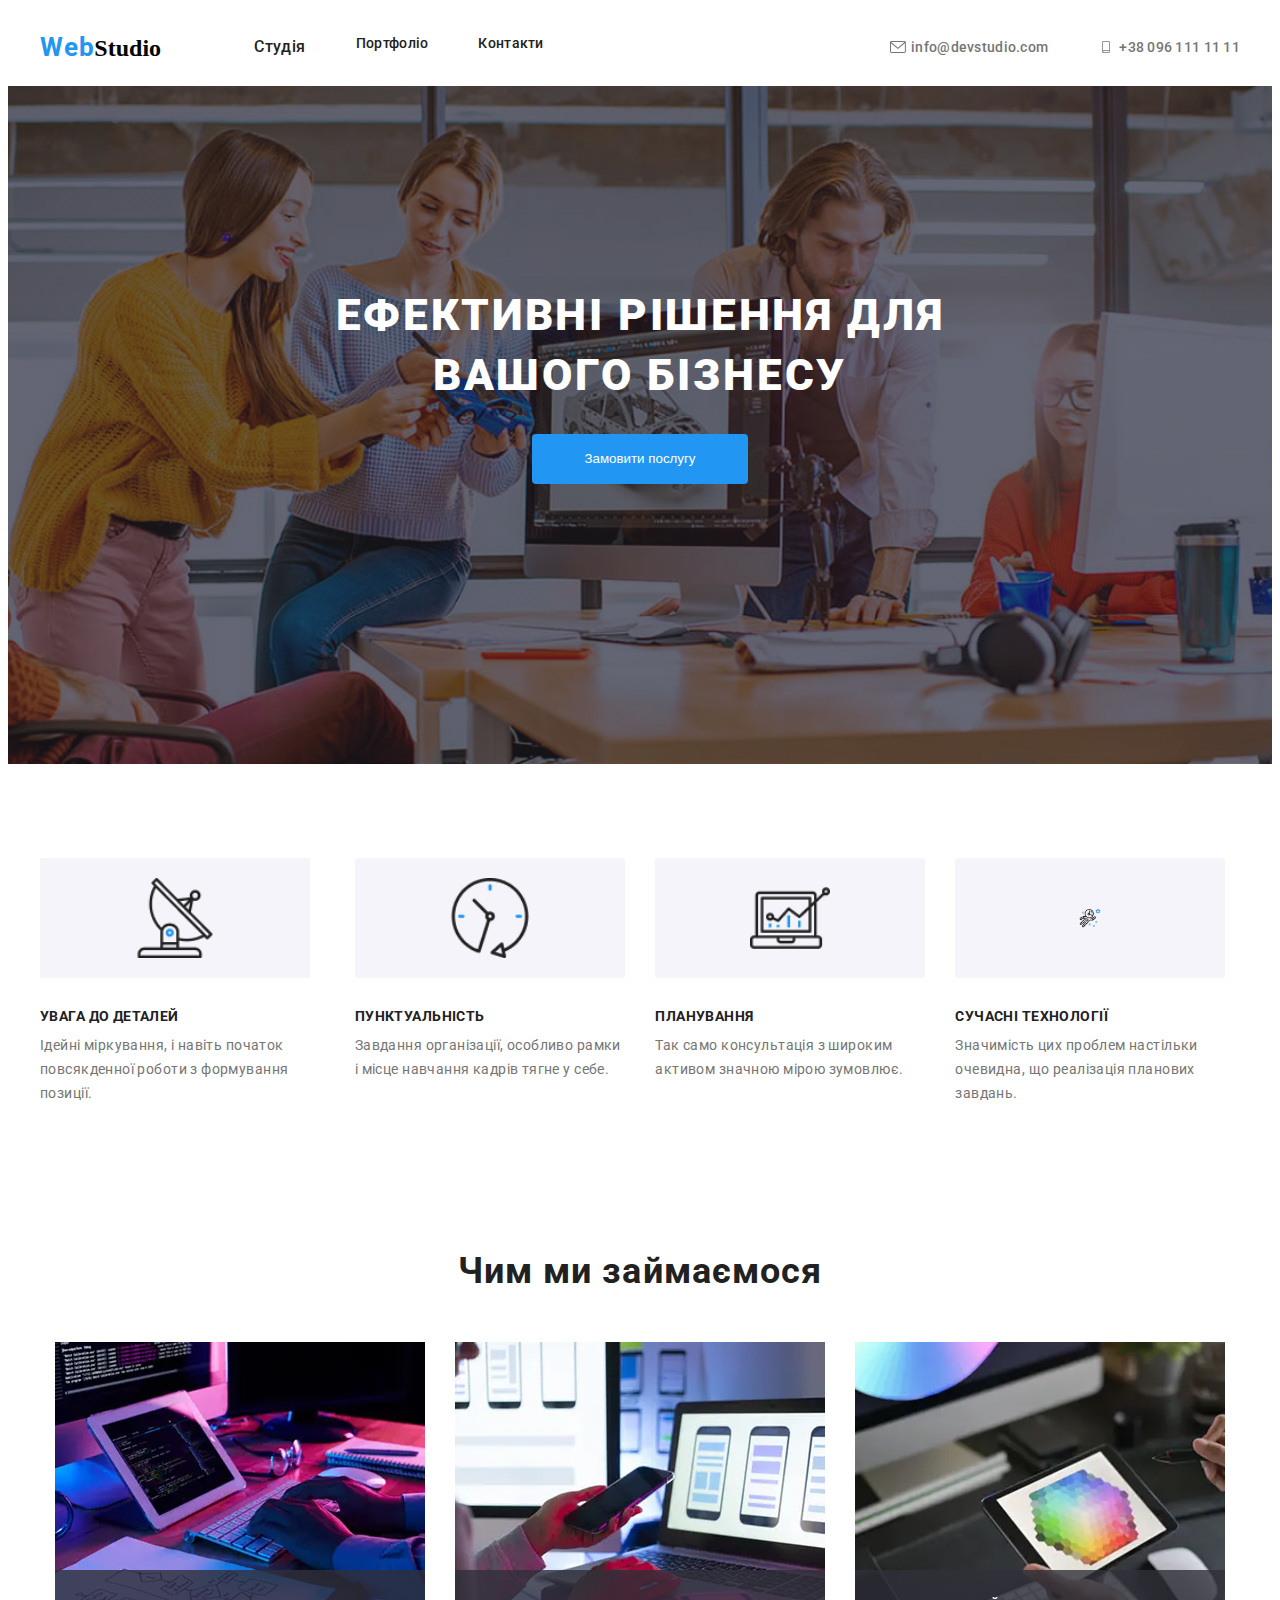
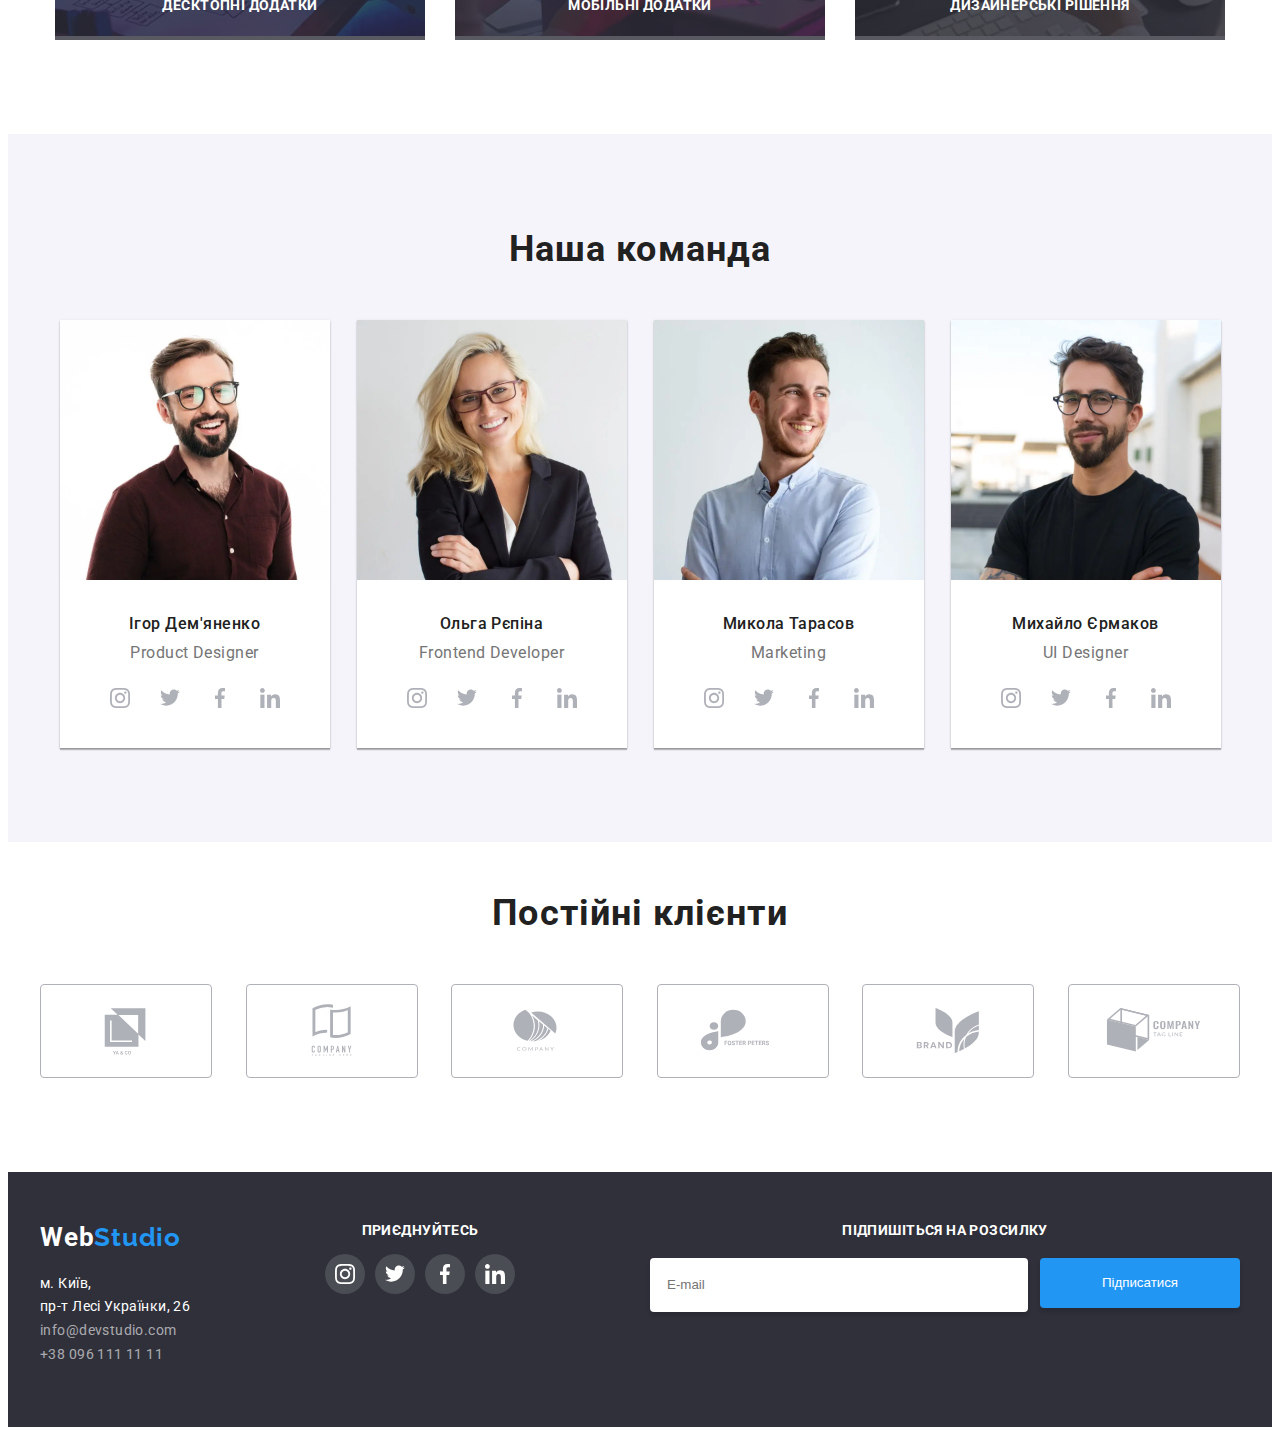
<file: index.html>
<!doctype html>
<html lang="en">
  <head>
    <meta charset="UTF-8" />
    <meta name="viewport" content="width=device-width, initial-scale=1.0" />
    <title>Document</title>
    <link
      rel="stylesheet"
      href="https://cdnjs.cloudflare.com/ajax/libs/modern-normalize/3.0.1/modern-normalize.min.css"
      integrity="sha512-q6WgHqiHlKyOqslT/lgBgodhd03Wp4BEqKeW6nNtlOY4quzyG3VoQKFrieaCeSnuVseNKRGpGeDU3qPmabCANg=="
      crossorigin="anonymous"
      referrerpolicy="no-referrer"
    />
    <link rel="preconnect" href="https://fonts.googleapis.com" />
    <link rel="preconnect" href="https://fonts.gstatic.com" crossorigin />
    <link
      href="https://fonts.googleapis.com/css2?family=Raleway:ital,wght@0,100..900;1,100..900&family=Roboto:ital,wght@0,100..900;1,100..900&display=swap"
      rel="stylesheet"
    />
    <link rel="stylesheet" href="./css/reset.css" />
    <link rel="stylesheet" href="./css/style.css" />
  </head>
  <body>
    <header class="header">
      <div class="container">
        <div class="header-container">

          <h2 class="header-logo"><span class="color">Web</span>Studio</h2>
          <nav class="header-nav">
            <ul class="header-list">
              <li class="header-item">
                <a class="studio" href="./index.html">Студія</a>
              </li>
              <li class="header-item">
                <a class="second" href="./portfolio.html">Портфоліо</a>
              </li>
              <li class="header-item">
                <a class="contacts" href="">Контакти</a>
              </li>
            </ul>
          </nav>
          <ul class="header-list">
            <li class="header-item">
              <a class="email" href="mailto:info@devstudio.com"><svg class="header-icon">
                <use href="./images/symbol-defs3.svg#icon-envelope"></use>
              </svg>info@devstudio.com</a>
            </li>
             <li class="header-item">
              <a class="phone" href="tel:+380961111111"><svg class="header-icon">
                <use href="./images/symbol-defs3.svg#icon-smartphone"></use>
              </svg>+38 096 111 11 11</a>
            </li>
          </ul>
        </div>
      </div>
    </header>
    <section class="hero">
      <div class="container">
        <h1 class="hero-title">ЕФЕКТИВНІ РІШЕННЯ ДЛЯ ВАШОГО БІЗНЕСУ</h1>
        <button type="button" class="hero-button" data-modal-open>Замовити послугу</button>
      </div>
    </section>
    <main>
      <section class="about">
        <div class="container">
          <div class="about-container">
            <ul class="about-list">
              <li class="about-item">
                <h3 class="about-title">УВАГА ДО ДЕТАЛЕЙ</h3>
                <p class="about-text">
                  Ідейні міркування, і навіть початок повсякденної роботи з
                  формування позиції.
                </p>
              </li>

              <li class="about-item">
                <h2 class="about-names">ПУНКТУАЛЬНІСТЬ</h2>
                <p class="about-text">
                  Завдання організації, особливо рамки і місце навчання кадрів
                  тягне у себе.
                </p>
              </li>
              <li class="about-item">
                <h3 class="about-planning">ПЛАНУВАННЯ</h3>
                <p class="about-text">
                  Так само консультація з широким активом значною мірою
                  зумовлює.
                </p>
              </li>
              <li class="about-item">
                <h3 class="about-tech">СУЧАСНІ ТЕХНОЛОГІЇ</h3>
                <p class="about-text">
                  Значимість цих проблем настільки очевидна, що реалізація
                  планових завдань.
                </p>
              </li>
            </ul>
          </div>
        </div>
      </section>
      <section class="work">
        <div class="container work-container">
          <h2 class="work-title">Чим ми займаємося</h2>
          <ul class="work-list">
            <li class="work-item">
              <img
                class="work-photo"
                src="./images/working-ipad.webp"
                alt="working-ipad" />
                <h3 class="work-text">Десктопні додатки</h3>
            </li>
            <li class="work-item">
              <img class="work-photo" src="./images/phone.webp" alt="phone" />
                <h3 class="work-text">Мобільні додатки</h3>
            </li>
            <li class="work-item">
              <img
                class="work-photo"
                src="./images/drawing.webp"
                alt="drawing"/>
                <h3 class="work-text">Дизайнерські рішення</h3>
            </li>
          </ul>
        </div>
      </section>

      <section class="team">
        <div class="container team-container">
          <h2 class="team-title">Наша команда</h2>
          <ul class="team-list">
            <li class="team-item">
              <img
                class="team-photo-first"
                width="300"
                src="images/man.webp"
                alt="man 1"
              />
              <h2 class="team-name">Ігор Дем'яненко</h2>
              <h3 class="team-position">Product Designer</h3>
               <ul class="team-elemnt">
                <li class="team-elm">
                  <a class="team-link" href=""><svg class="team-icon">
                    <use href="./images/symbol-defs4.svg#icon-instagram"></use>
                  </svg></a>
                </li>
                 <li class="team-elm">
                  <a class="team-link" href=""><svg class="team-icon">
                    <use href="./images/symbol-defs4.svg#icon-twittter"></use>
                  </svg></a>
                </li>
                 <li class="team-elm">
                  <a class="team-link" href=""><svg class="team-icon">
                    <use href="./images/symbol-defs4.svg#icon-facebook"></use>
                  </svg></a>
                </li>
                 <li class="team-elm">
                  <a class="team-link" href=""><svg class="team-icon">
                    <use href="./images/symbol-defs4.svg#icon-linkedin"></use>
                  </svg></a>
                </li>
              </ul>
            </li>
            <li class="team-item">
              <img
                class="team-photo-first"
                width="300"
                src="images/woman.webp"
                alt="woman"
              />
              <h2 class="team-name">Ольга Рєпіна</h2>
              <h3 class="team-position">Frontend Developer</h3>
               <ul class="team-elemnt">
                <li class="team-elm">
                  <a class="team-link" href=""><svg class="team-icon">
                    <use href="./images/symbol-defs4.svg#icon-instagram"></use>
                  </svg></a>
                </li>
                 <li class="team-elm">
                  <a class="team-link" href=""><svg class="team-icon">
                    <use href="./images/symbol-defs4.svg#icon-twittter"></use>
                  </svg></a>
                </li>
                 <li class="team-elm">
                  <a class="team-link" href=""><svg class="team-icon">
                    <use href="./images/symbol-defs4.svg#icon-facebook"></use>
                  </svg></a>
                </li>
                 <li class="team-elm">
                  <a class="team-link" href=""><svg class="team-icon">
                    <use href="./images/symbol-defs4.svg#icon-linkedin"></use>
                  </svg></a>
                </li>
              </ul>
            </li>
            <li class="team-item">
              <img
                class="team-photo-first"
                width="300"
                src="images/man2.webp"
                alt="man 2"
              />
              <h2 class="team-name">Микола Тарасов</h2>
              <h3 class="team-position">Marketing</h3>
               <ul class="team-elemnt">
                <li class="team-elm">
                  <a class="team-link" href=""><svg class="team-icon">
                    <use href="./images/symbol-defs4.svg#icon-instagram"></use>
                  </svg></a>
                </li>
                 <li class="team-elm">
                  <a class="team-link" href=""><svg class="team-icon">
                    <use href="./images/symbol-defs4.svg#icon-twittter"></use>
                  </svg></a>
                </li>
                 <li class="team-elm">
                  <a class="team-link" href=""><svg class="team-icon">
                    <use href="./images/symbol-defs4.svg#icon-facebook"></use>
                  </svg></a>
                </li>
                 <li class="team-elm">
                  <a class="team-link" href=""><svg class="team-icon">
                    <use href="./images/symbol-defs4.svg#icon-linkedin"></use>
                  </svg></a>
                </li>
              </ul>
            </li>
            <li class="team-item">
              <img
                class="team-photo-first"
                width="300"
                src="images/man3.webp"
                alt="man 3"
              />
              <h2 class="team-name">Михайло Єрмаков</h2>
              <h3 class="team-position">UI Designer</h3>
               <ul class="team-elemnt">
                <li class="team-elm">
                  <a class="team-link" href=""><svg class="team-icon">
                    <use href="./images/symbol-defs4.svg#icon-instagram"></use>
                  </svg></a>
                </li>
                 <li class="team-elm">
                  <a class="team-link" href=""><svg class="team-icon">
                    <use href="./images/symbol-defs4.svg#icon-twittter"></use>
                  </svg></a>
                </li>
                 <li class="team-elm">
                  <a class="team-link" href=""><svg class="team-icon">
                    <use href="./images/symbol-defs4.svg#icon-facebook"></use>
                  </svg></a>
                </li>
                 <li class="team-elm">
                  <a class="team-link" href=""><svg class="team-icon">
                    <use href="./images/symbol-defs4.svg#icon-linkedin"></use>
                  </svg></a>
                </li>
              </ul>
            </li>
          </ul>
        </div>
      </section>

      <section class="clients">
         <div class="container">
        <div class="client-container">
          <h2 class="clients-text">Постійні клієнти</h2>
          <ul class="clients-list">
            <li class="clients-item">
              <a class="client-link" href=""><svg class="client-icon">
                  <use href="./images/symbol-defs2.svg#icon-yaco"></use></svg></a>
            </li>
            <li class="clients-item">
              <a class="client-link" href=""><svg class="client-icon">
                  <use href="./images/symbol-defs2.svg#icon-company2"></use></svg></a>
            </li>
            <li class="clients-item">
              <a class="client-link" href=""><svg class="client-icon">
                  <use href="./images/symbol-defs2.svg#icon-company"></use></svg></a>
            </li>
           <li class="clients-item">
              <a class="client-link" href=""><svg class="client-icon">
                  <use href="./images/symbol-defs2.svg#icon-foster-peters"></use></svg></a>
            </li>
            <li class="clients-item">
              <a class="client-link" href=""><svg class="client-icon">
                  <use href="./images/symbol-defs2.svg#icon-brand"></use></svg></a></li>
                  
                  <li class="clients-item">
              <a class="client-link" href=""><svg class="client-icon">
                  <use href="./images/symbol-defs2.svg#icon-tag-line-"></use></svg></a>
            </li>
          </ul>
        </div>
        </div>
      </section>
    </main>
     <footer class="footer">
  <div class="container footer-container">
                  <div class="footer-address">
                      <h2 class="register-footer"><span class="end-color">Web</span>Studio</h2>
      <address class="address">
     м. Київ, <br />
        пр-т Лесі Українки, 26
         </address>
        <a class="gmail" href="mailto:info@example.com">
          info@devstudio.com
        </a><br />
        <a class="numbers" href="tel:+380961111111">
          +38 096 111 11 11
        </a>
    </div>
      <div class="footer-symbols">
        <h3 class="footer-text">Приєднуйтесь</h3>
         <ul class="team-elemnt">
            <li class="team-elm">
                 <a class="team-connection" href=""><svg class="team-con">
                    <use href="./images/symbol-defs4.svg#icon-instagram"></use>
                  </svg></a>
                </li>
                 <li class="team-elm">
                  <a class="team-connection" href=""><svg class="team-con">
                    <use href="./images/symbol-defs4.svg#icon-twittter"></use>
                  </svg></a>
                </li>
                 <li class="team-elm">
                  <a class="team-connection" href=""><svg class="team-con">
                    <use href="./images/symbol-defs4.svg#icon-facebook"></use>
                  </svg></a>
                </li>
                 <li class="team-elm">
                 <a class="team-connection" href=""><svg class="team-con">
                    <use href="./images/symbol-defs4.svg#icon-linkedin"></use>
                  </svg></a>
                </li>
                </ul>
                </div>
                <div class="footer-form">
                   <p class="contact-text">Підпишіться на розсилку</p>
                <form class="contact">
                 <input class="contact-input" type="email" placeholder="E-mail">
               <button class="contact-button">Підписатися</button>
                </form>
              </div>
                </div>
    </footer>
   <div class="backdrop is-hidden" data-modal>
      <div class="model">
        <button class="model-butn" data-modal-close><svg class="model-icon">
          <use href="./images/symbol-defs5.svg#icon-cross"></use>
        </svg></button>
        <h2 class="model-title">Залиште свої дані, ми вам передзвонимо</h2>
        <form class="model-form">
        <label class="model-label">Ім'я
          <input class="model-input" type="text" required minlength="2" maxlength="15">
          <svg class="model-pic">
            <use href="./images/symbol-defs5.svg#icon-person"></use>
          </svg>
        </label>
         <label class="model-label">Телефон
          <input class="model-input" type="tel" required minlength="17" pattern="^\+380\s\d{2}\s\d{3}\s\d{2}\s\d{2}$"
          placeholder="+380 55 477 88 77">
           <svg class="model-pic">
            <use href="./images/symbol-defs5.svg#icon-email"></use>
          </svg>
        </label>
         <label class="model-label">Пошта
          <input class="model-input" type="email" required minlength="10">
           <svg class="model-pic">
            <use href="./images/symbol-defs5.svg#icon-phone"></use>
          </svg>
        </label>
        <label class="model-label">Коментар
          <textarea placeholder="Введіть текст" class="model-comment "></textarea>
        </label>
        <div class="model-box">
          <input class="model-check" type="checkbox" required>
          <p class="model-text">Погоджуюся з розсилкою та приймаю</p>
          <a class="model-link" href="">Умови договору</a>
        </div>
         <button class="model-submit" type="submit">Відправити</button>
        </form>
      </div>
    </div> 
    <script type="module" src="./js/model.js"></script>
  </body>
</html>
</file>
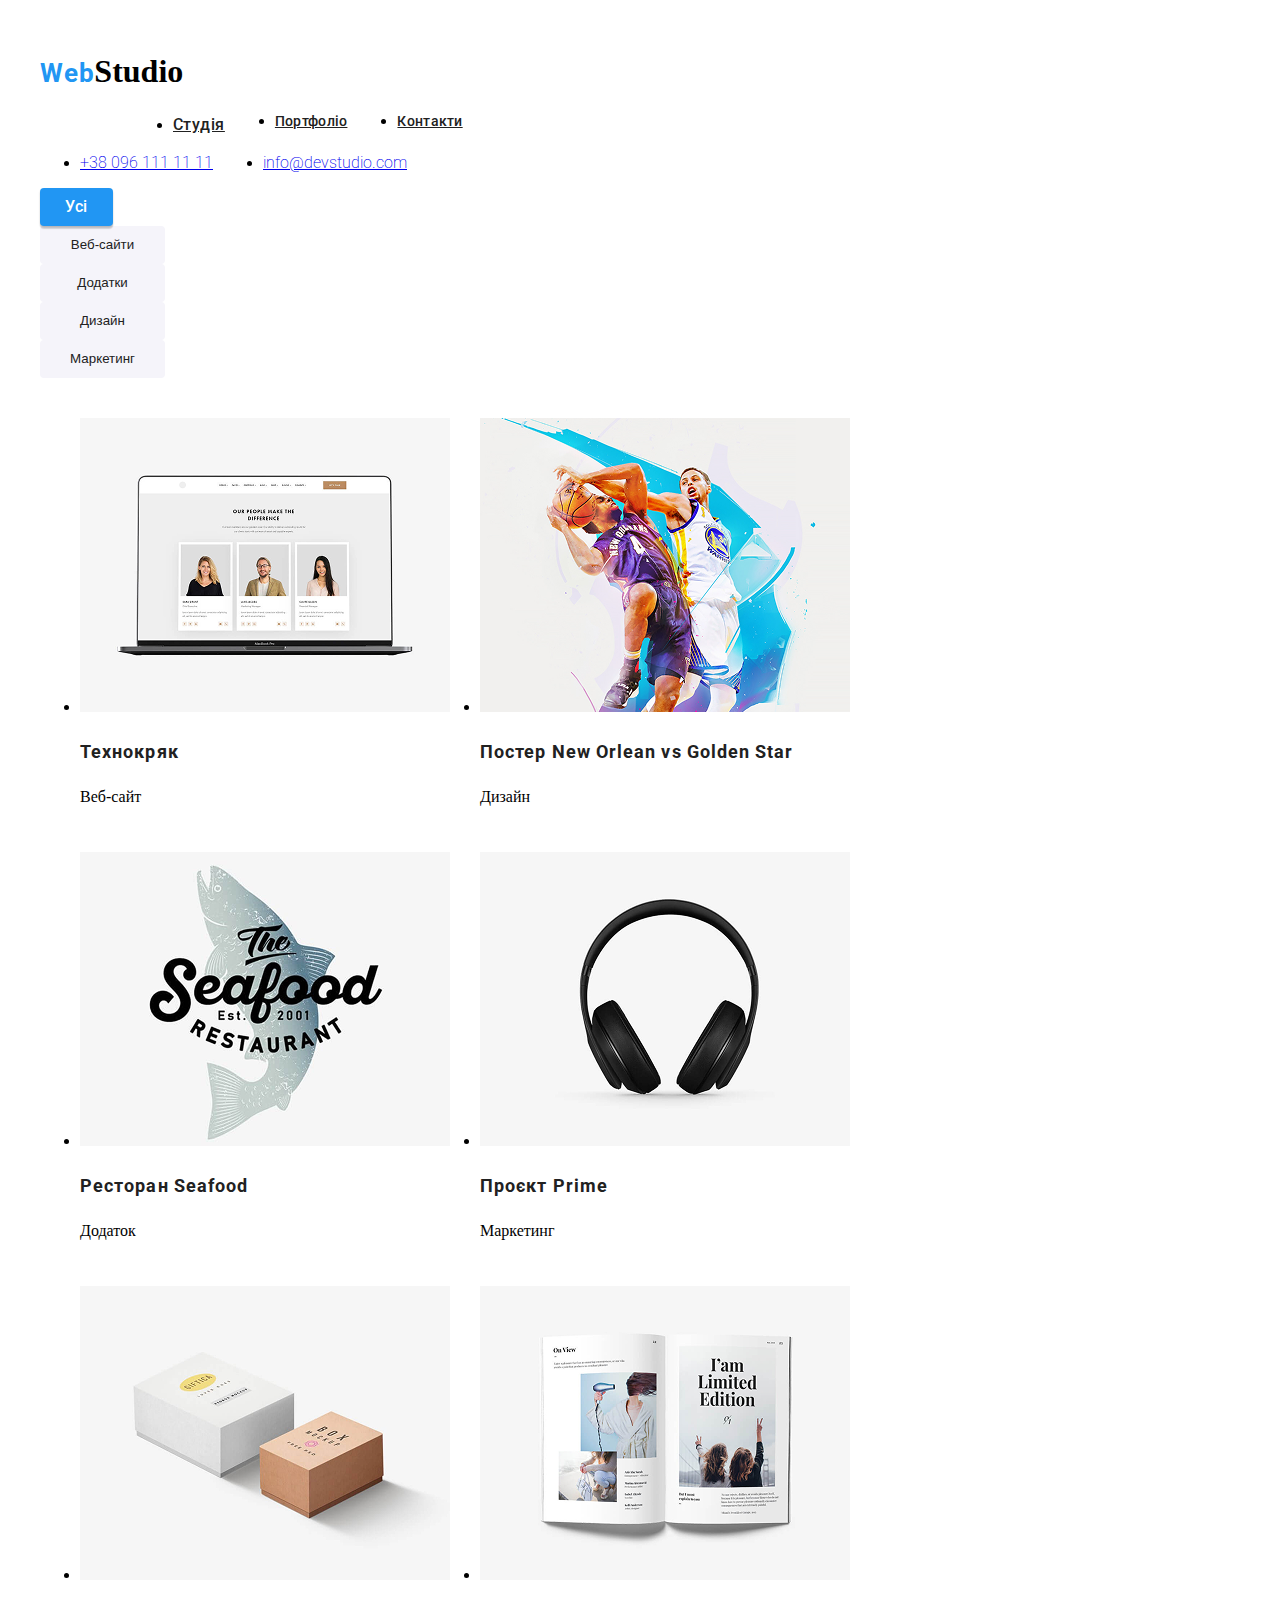
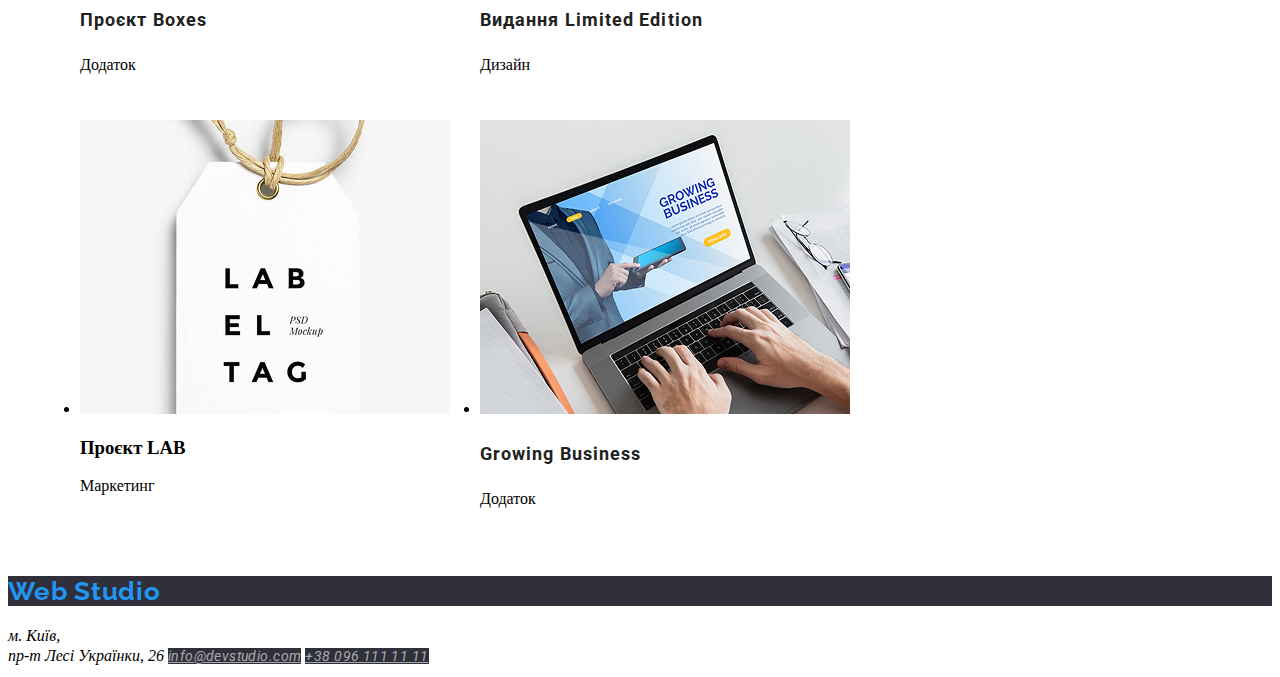
<file: Portfolio.html>
<!DOCTYPE html>
<html lang="en">
  <head>
    <meta charset="UTF-8" />
    <meta name="viewport" content="width=device-width, initial-scale=1.0" />
    <title>Document</title>
    <link
      rel="stylesheet"
      href="https://cdnjs.cloudflare.com/ajax/libs/modern-normalize/3.0.1/modern-normalize.min.css"
      integrity="sha512-q6WgHqiHlKyOqslT/lgBgodhd03Wp4BEqKeW6nNtlOY4quzyG3VoQKFrieaCeSnuVseNKRGpGeDU3qPmabCANg=="
      crossorigin="anonymous"
      referrerpolicy="no-referrer"
    />
    <link rel="preconnect" href="https://fonts.googleapis.com" />
    <link rel="preconnect" href="https://fonts.gstatic.com" crossorigin />
    <link
      href="https://fonts.googleapis.com/css2?family=Raleway:ital,wght@0,100..900;1,100..900&family=Roboto:ital,wght@0,100..900;1,100..900&display=swap"
      rel="stylesheet"
    />
    <link rel="stylesheet" href="./css/style.css" />
  </head>
  <body>
    <header class="header">
      <div class="container">
        <h1 class="header-logo"><span class="color">Web</span>Studio</h1>
        <nav class="header-nav">
          <ul class="header-list">
            <li><a class="studio" href="./Portfolio.html">Студія</a></li>
            <li><a class="second" href="./index.html">Портфоліо</a></li>
            <li><a class="contacts" href="">Контакти</a></li>
          </ul>
        </nav>
        <ul class="header-list">
          <li class="header-item">
            <a href="tel:+380961111111">+38 096 111 11 11</a>
          </li>
          <li class="header-item">
            <a href="mailto:info@devstudio.com">info@devstudio.com</a>
          </li>
        </ul>
        <button class="everyone">Усі</button>
        <button class="names">Веб-сайти</button>
        <button class="names">Додатки</button>
        <button class="names">Дизайн</button>
        <button class="names">Маркетинг</button>
      </div>
    </header>
    <main>
      <div class="container">
        <ul class="main-list">
          <li class="main-item">
            <img class="main-photo" src="images/workers.png" alt="workers" />
            <h3 class="main-poster">Технокряк</h3>
            <p class="main-web">Веб-сайт</p>
          </li>
          <li class="main-item">
            <img class="main-photo" src="./images/players.png" alt="players" />
            <h3 class="main-poster">Постер New Orlean vs Golden Star</h3>
            <p class="main-design">Дизайн</p>
          </li>
          <li class="main-item">
            <img
              class="main-photo"
              src="./images/seafood.png"
              alt="seafood restarurant"
            />
            <h3 class="main-poster">Ресторан Seafood</h3>
            <p class="main-design">Додаток</p>
          </li>
          <li class="main-item">
            <img
              class="main-photo"
              src="./images/headphones.png"
              alt="headphones"
            />
            <h3 class="main-poster">Проєкт Prime</h3>
            <p class="main-design">Маркетинг</p>
          </li>
          <li class="main-item">
            <img class="main-photo" src="./images/boxes.png" alt="boxes" />
            <h3 class="main-poster">Проєкт Boxes</h3>
            <p class="main-design">Додаток</p>
          </li>
          <li class="main-item">
            <img class="main-photo" src="./images/book.png" alt="book" />
            <h3 class="main-poster">Видання Limited Edition</h3>
            <p class="main-design">Дизайн</p>
          </li>
          <li class="main-item">
            <img class="main-photo" src="./images/nametag.png" alt="name-tag" />
            <h3 class="mainn-poster">Проєкт LAB</h3>
            <p class="main-design">Маркетинг</p>
          </li>
          <li class="main-item">
            <img class="team-photo" src="./images/working.png" alt="working" />
            <h3 class="main-poster">Growing Business</h3>
            <p class="main-design">Додаток</p>
          </li>
        </ul>
      </div>
    </main>
    <footer>
      <h2 class="register-footer">Web <span class="color"></span>Studio</h2>
      <address>
        м. Київ,<br />
        пр-т Лесі Українки, 26
        <a class="gmail" href="mailto:info@devstudio.com">info@devstudio.com</a>
        <a class="numbers" href="tel:+380961111111">+38 096 111 11 11</a>
      </address>
    </footer>
  </body>
</html>
</file>
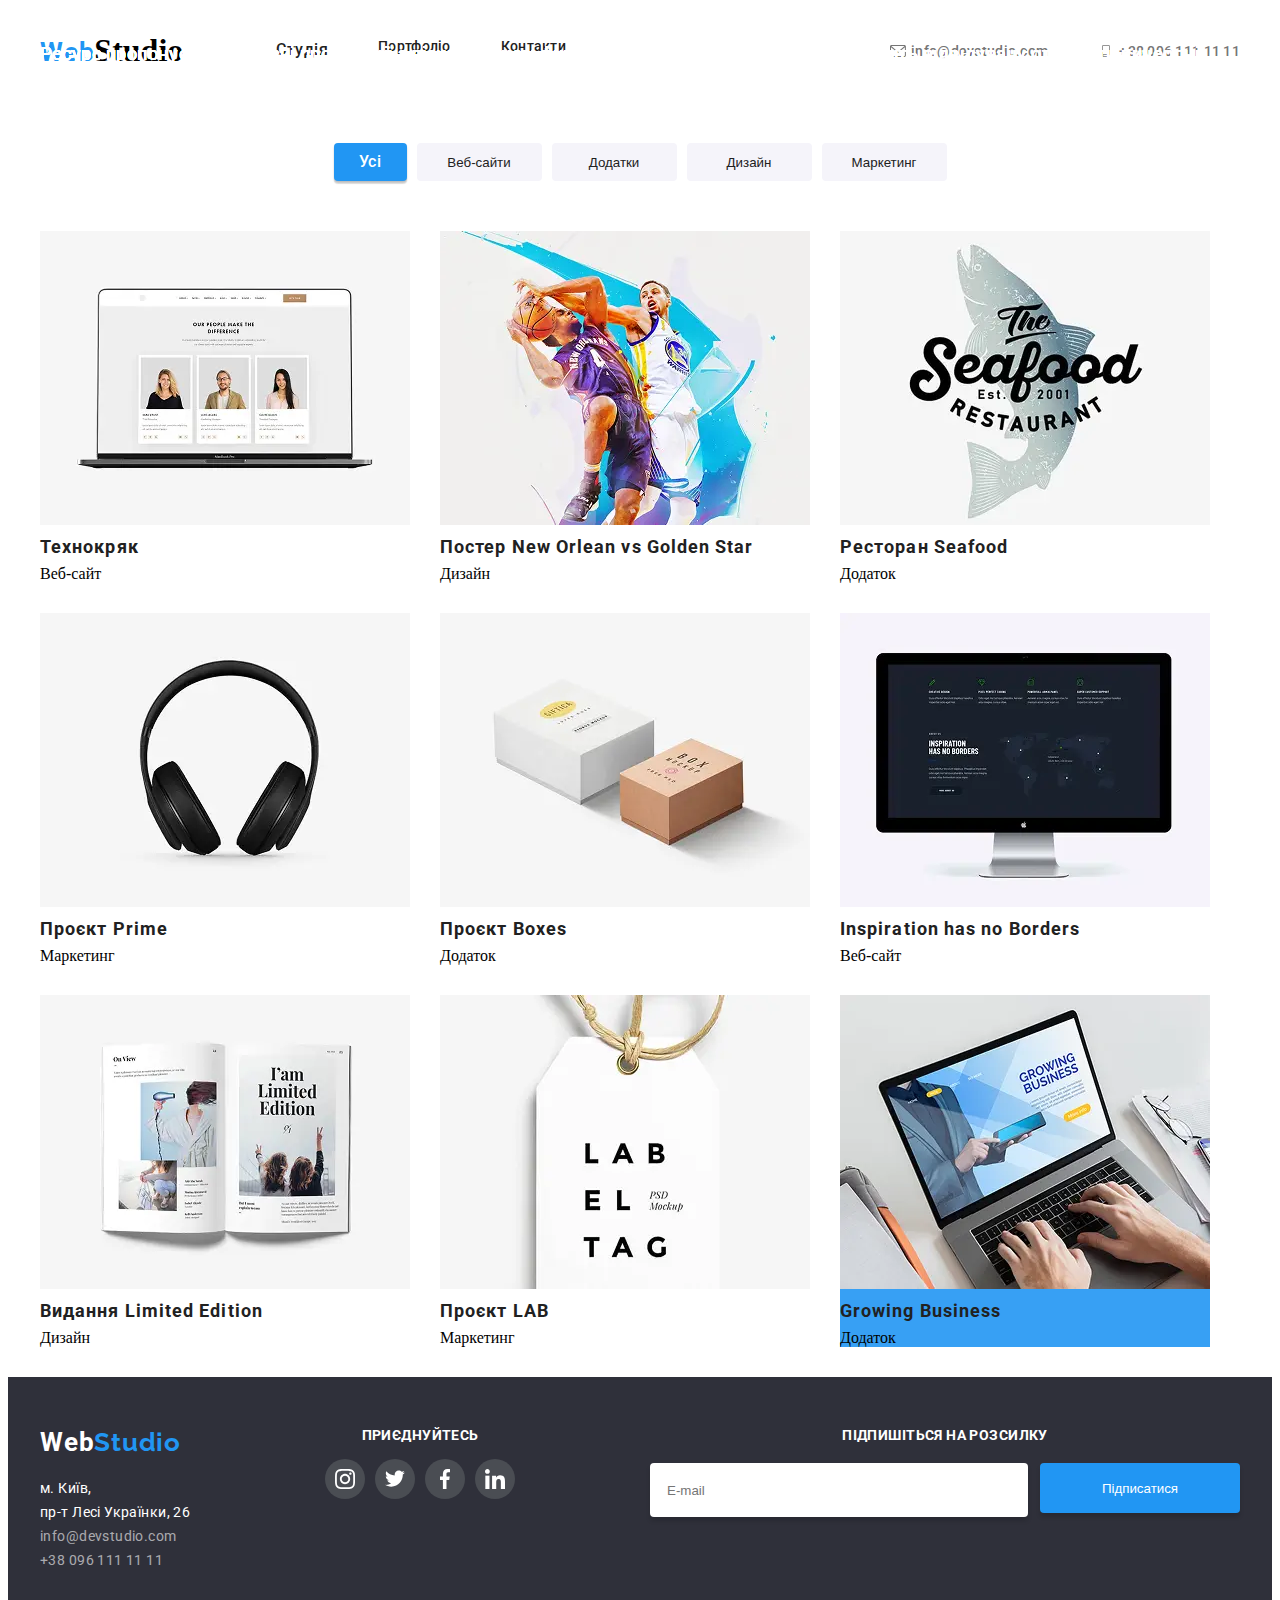
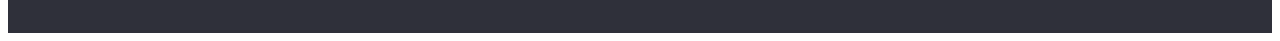
<file: portfolio.html>
<!DOCTYPE html>
<html lang="en">
  <head>
    <meta charset="UTF-8" />
    <meta name="viewport" content="width=device-width, initial-scale=1.0" />
    <title>Document</title>
    <link
      rel="stylesheet"
      href="https://cdnjs.cloudflare.com/ajax/libs/modern-normalize/3.0.1/modern-normalize.min.css"
      integrity="sha512-q6WgHqiHlKyOqslT/lgBgodhd03Wp4BEqKeW6nNtlOY4quzyG3VoQKFrieaCeSnuVseNKRGpGeDU3qPmabCANg=="
      crossorigin="anonymous"
      referrerpolicy="no-referrer"
    />
    <link rel="preconnect" href="https://fonts.googleapis.com" />
    <link rel="preconnect" href="https://fonts.gstatic.com" crossorigin />
    <link
      href="https://fonts.googleapis.com/css2?family=Raleway:ital,wght@0,100..900;1,100..900&family=Roboto:ital,wght@0,100..900;1,100..900&display=swap"
      rel="stylesheet"
    />
     <link rel="stylesheet" href="./css/reset.css" />
    <link rel="stylesheet" href="./css/style.css" />
  </head>
  <body>
    <header class="header">
      <div class="container">
        <div class="header-container">
           <h1 class="header-logo"><span class="color">Web</span>Studio</h1>
          <nav class="header-nav">
            <ul class="header-list">
              <li class="header-item">
                <a class="studio"  href="./index.html">Студія</a>
              </li>
              <li class="header-item">
                <a class="second" href="./portfolio.html">Портфоліо</a>
              </li>
              <li class="header-item">
                <a class="contacts" href="">Контакти</a>
              </li>
            </ul>
          </nav>
          <ul class="header-list">
            <li class="header-item">
              <a class="email" href="mailto:info@devstudio.com"><svg class="header-icon">
                <use href="./images/symbol-defs3.svg#icon-envelope"></use>
              </svg>info@devstudio.com</a>
            </li>
             <li class="header-item">
              <a class="phone" href="tel:+380961111111"><svg class="header-icon">
                <use href="./images/symbol-defs3.svg#icon-smartphone"></use>
              </svg>+38 096 111 11 11</a>
            </li>
          </ul>
        </div>
      </div>
    </header>
    <main>
      <div class="container">
        <div class="menu">
          <button class="everyone">Усі</button>
          <button class="names">Веб-сайти</button>
          <button class="names">Додатки</button>
          <button class="names">Дизайн</button>
          <button class="names">Маркетинг</button>
        </div>
        <ul class="main-list">
          <li class="main-item">
            <img class="main-photo" src="images/workers.webp" alt="workers" />
            <h3 class="main-poster">Технокряк</h3>
            <p class="main-design">Веб-сайт</p>
            <p class="main-text">Ресурс пропонує комплексні пропозиції з різним рівнем функціоналу та сервісів. Все це дозволить відвідувачу отримати вичерпні відомості про компанію чи приватну особу.</p>
          </li>
          <li class="main-item">
            <img class="main-photo" src="./images/players.webp" alt="players" />
            <h3 class="main-poster">Постер New Orlean vs Golden Star</h3>
            <p class="main-design">Дизайн</p>
             <p class="main-text">Ресурс пропонує комплексні пропозиції з різним рівнем функціоналу та сервісів. Все це дозволить відвідувачу отримати вичерпні відомості про компанію чи приватну особу.</p>
          </li>
          <li class="main-item">
            <img
              class="main-photo"
              src="./images/seafood.webp"
              alt="seafood restarurant"
            />
            <h3 class="main-poster">Ресторан Seafood</h3>
            <p class="main-design">Додаток</p>
             <p class="main-text">Ресурс пропонує комплексні пропозиції з різним рівнем функціоналу та сервісів. Все це дозволить відвідувачу отримати вичерпні відомості про компанію чи приватну особу.</p>
          </li>
          <li class="main-item">
            <img
              class="main-photo"
              src="./images/headphones.webp"
              alt="headphones"
            />
            <h3 class="main-poster">Проєкт Prime</h3>
            <p class="main-design">Маркетинг</p>
             <p class="main-text">Ресурс пропонує комплексні пропозиції з різним рівнем функціоналу та сервісів. Все це дозволить відвідувачу отримати вичерпні відомості про компанію чи приватну особу.</p>
          </li>
          <li class="main-item">
            <img class="main-photo" src="./images/boxes.webp" alt="boxes" />
            <h3 class="main-poster">Проєкт Boxes</h3>
            <p class="main-design">Додаток</p>
             <p class="main-text">Ресурс пропонує комплексні пропозиції з різним рівнем функціоналу та сервісів. Все це дозволить відвідувачу отримати вичерпні відомості про компанію чи приватну особу.</p>
          </li>
          <li class="main-item">
            <img src="./images/computer.webp" alt="Computer" />
            <h3 class="main-poster">Inspiration has no Borders</h3>
            <p class="main-design">Веб-сайт</p>
             <p class="main-text">Ресурс пропонує комплексні пропозиції з різним рівнем функціоналу та сервісів. Все це дозволить відвідувачу отримати вичерпні відомості про компанію чи приватну особу.</p>
          </li>
          <li class="main-item">
            <img class="main-photo" src="images/book.webp" alt="book" />
            <h3 class="main-poster">Видання Limited Edition</h3>
            <p class="main-design">Дизайн</p>
             <p class="main-text">Ресурс пропонує комплексні пропозиції з різним рівнем функціоналу та сервісів. Все це дозволить відвідувачу отримати вичерпні відомості про компанію чи приватну особу.</p>
          </li>
          <li class="main-item">
            <img class="main-photo" src="./images/nametag.webp" alt="name-tag" />
            <h3 class="main-poster">Проєкт LAB</h3>
            <p class="main-design">Маркетинг</p>
             <p class="main-text">Ресурс пропонує комплексні пропозиції з різним рівнем функціоналу та сервісів. Все це дозволить відвідувачу отримати вичерпні відомості про компанію чи приватну особу.</p>
          </li>
          <li class="main-item">
            <img class="main-photo" src="./images/working.webp" alt="working" />
            <h3 class="main-poster">Growing Business</h3>
            <p class="main-design">Додаток</p>
             <p class="main-text">Ресурс пропонує комплексні пропозиції з різним рівнем функціоналу та сервісів. Все це дозволить відвідувачу отримати вичерпні відомості про компанію чи приватну особу.</p>
          </li>
        </ul>
      </div>
    </main>
    <footer class="footer">
  <div class="container footer-container">
                  <div class="footer-address">
                      <h2 class="register-footer"><span class="end-color">Web</span>Studio</h2>
      <address class="address">
     м. Київ, <br />
        пр-т Лесі Українки, 26
         </address>
        <a class="gmail" href="mailto:info@example.com">
          info@devstudio.com
        </a><br />
        <a class="numbers" href="tel:+380961111111">
          +38 096 111 11 11
        </a>
    </div>
      <div class="footer-symbols">
        <h3 class="footer-text">Приєднуйтесь</h3>
         <ul class="team-elemnt">
            <li class="team-elm">
                 <a class="team-connection" href=""><svg class="team-con">
                    <use href="./images/symbol-defs4.svg#icon-instagram"></use>
                  </svg></a>
                </li>
                 <li class="team-elm">
                  <a class="team-connection" href=""><svg class="team-con">
                    <use href="./images/symbol-defs4.svg#icon-twittter"></use>
                  </svg></a>
                </li>
                 <li class="team-elm">
                  <a class="team-connection" href=""><svg class="team-con">
                    <use href="./images/symbol-defs4.svg#icon-facebook"></use>
                  </svg></a>
                </li>
                 <li class="team-elm">
                 <a class="team-connection" href=""><svg class="team-con">
                    <use href="./images/symbol-defs4.svg#icon-linkedin"></use>
                  </svg></a>
                </li>
                </ul>
                </div>
                <div class="footer-form">
                   <p class="contact-text">Підпишіться на розсилку</p>
                <form class="contact">
                 <input class="contact-input" type="email" placeholder="E-mail">
               <button class="contact-button">Підписатися</button>
                </form>
              </div>
                </div>
    </footer>
  </body>
</html>
</file>
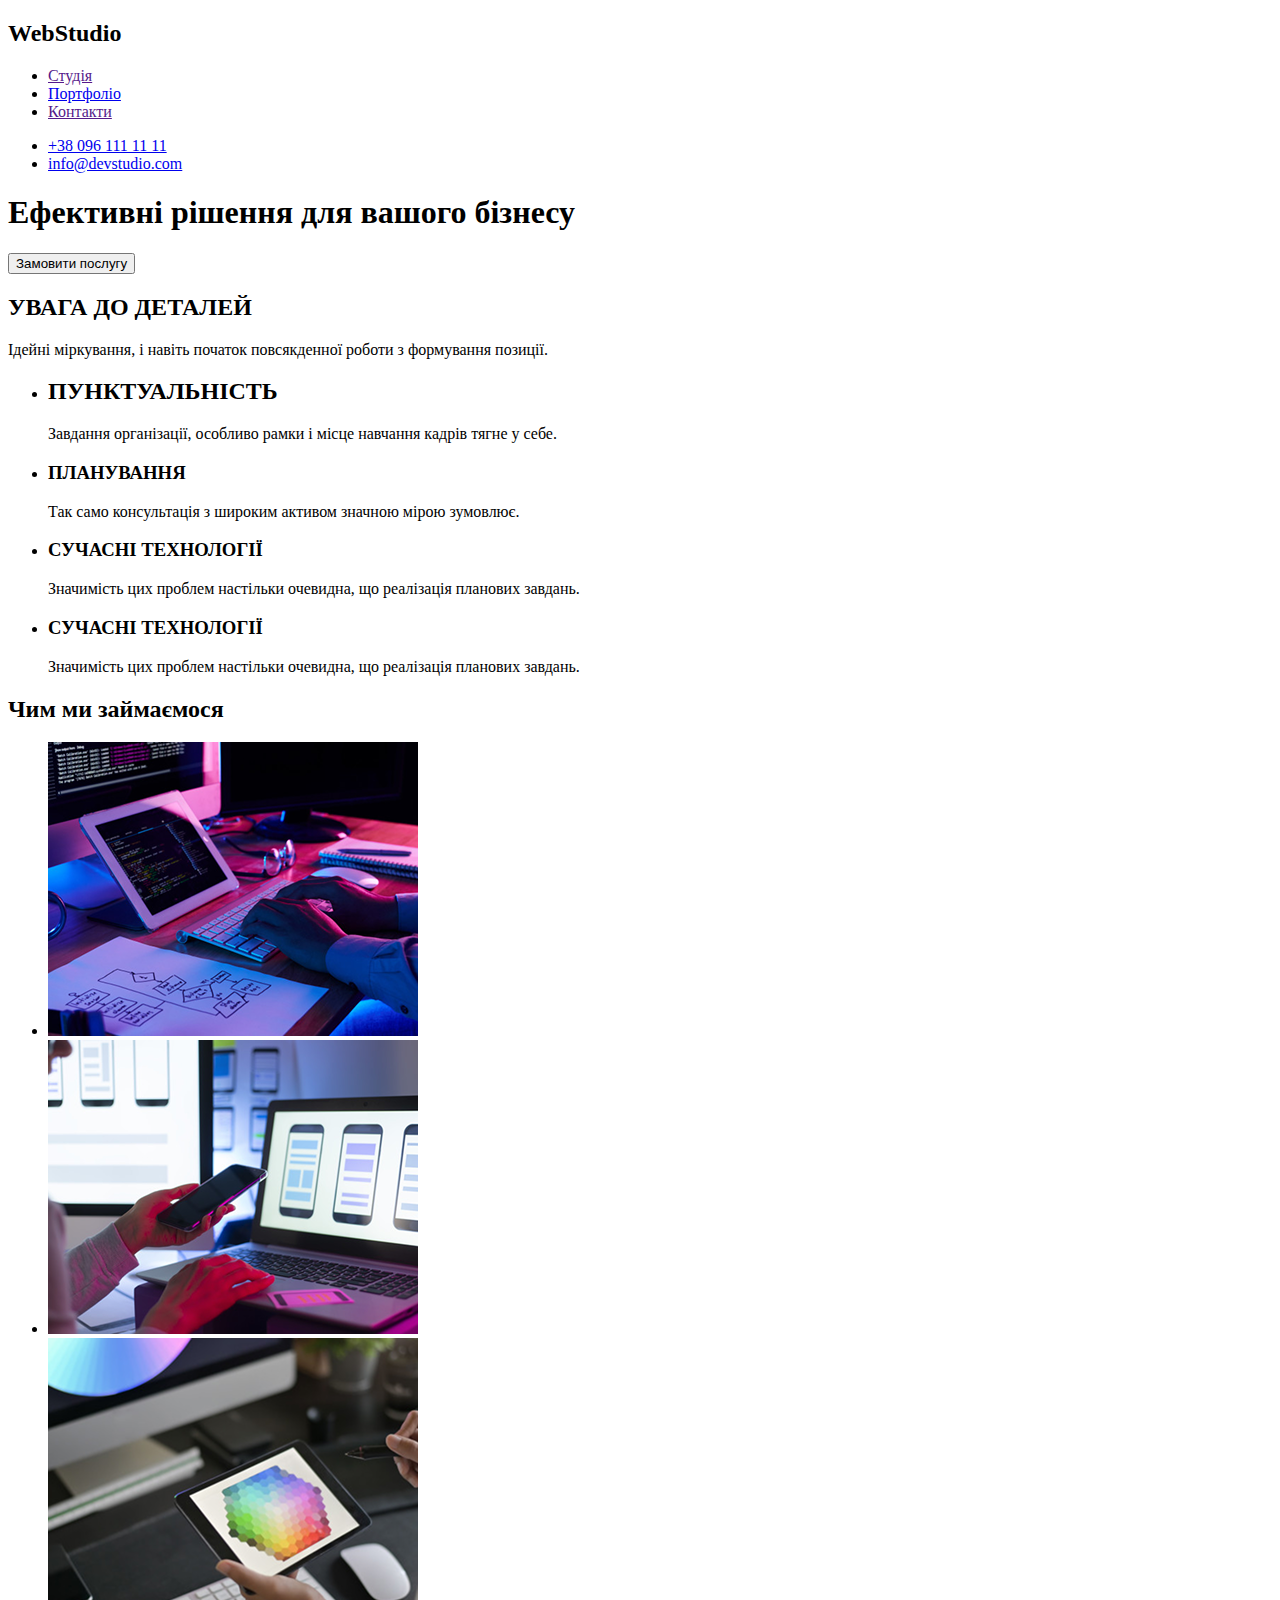
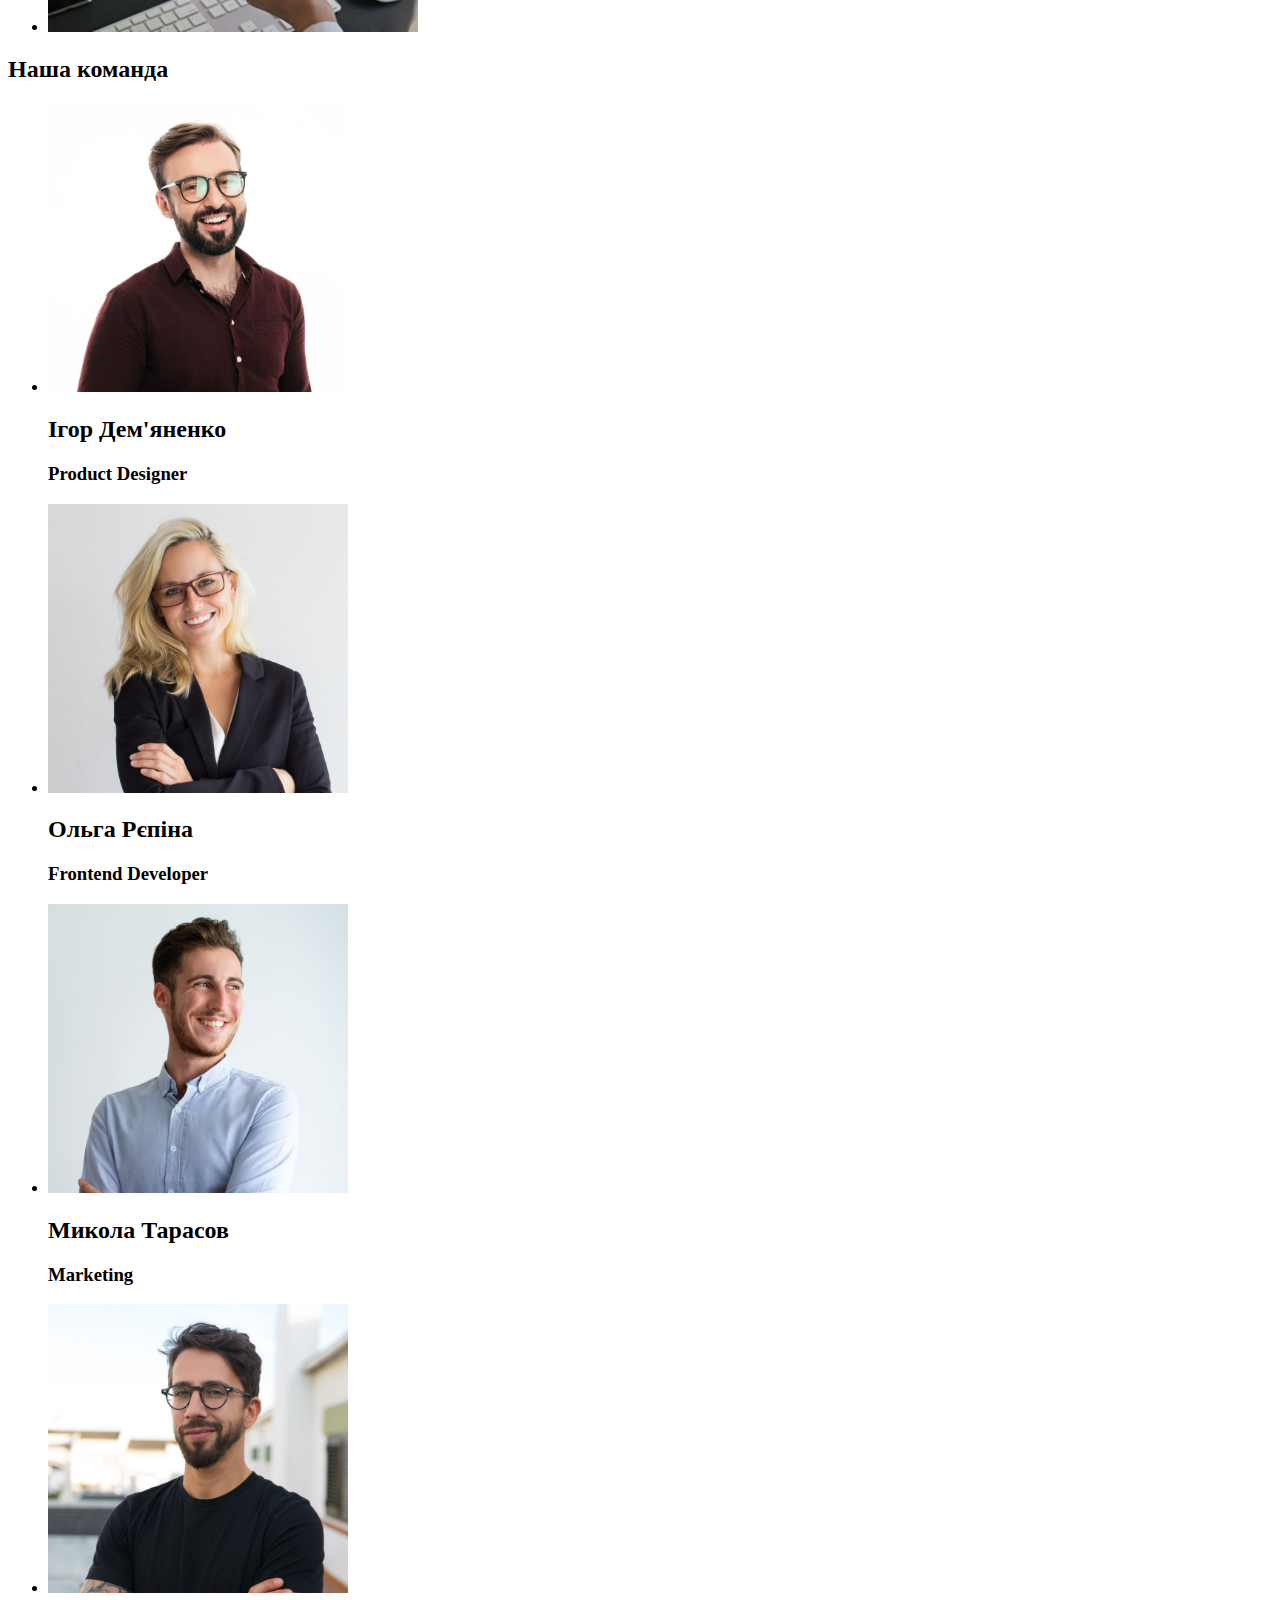
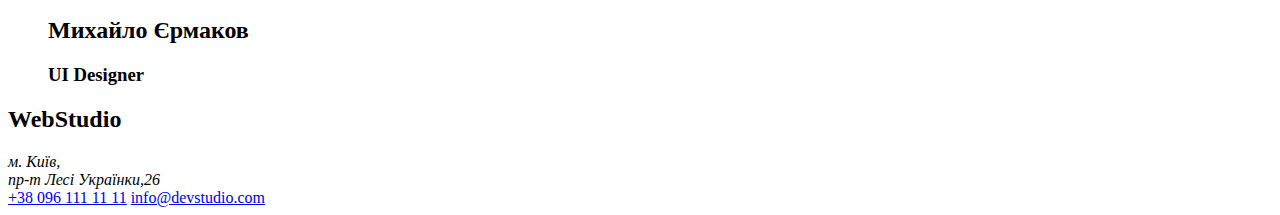
<file: second.html>
<!DOCTYPE html>
<html lang="en">
  <head>
    <meta charset="UTF-8" />
    <meta name="viewport" content="width=device-width, initial-scale=1.0" />
    <title>Document</title>
  </head>
  <body>
    <header>
      <h2>WebStudio</h2>
      <nav>
        <ul>
          <li><a href="">Студія</a></li>
        <li><a href="main.html">Портфоліо</a></li>
          <li><a href="">Контакти</a></li>
        </ul>
      </nav>
      <ul>
        <li>
          <a href="tel:+380961111111">+38 096 111 11 11</a>
        </li>
        <li>
          <a href="mailto:info@devstudio.com">info@devstudio.com</a>
        </li>
      </ul>
      <section>
        <h1>Ефективні рішення для вашого бізнесу</h1>
        <button type="button">Замовити послугу</button>
      </section>
    </header>
    <main>
      <section>
        <h2>УВАГА ДО ДЕТАЛЕЙ</h2>
        <p>
          Ідейні міркування, і навіть початок повсякденної роботи з формування
          позиції.
        </p>
        <ul>
          <li>
            <h2>ПУНКТУАЛЬНІСТЬ</h2>
            <p>
              Завдання організації, особливо рамки і місце навчання кадрів тягне
              у себе.
            </p>
          </li>
          <li>
            <h3>ПЛАНУВАННЯ</h3>
            <p>
              Так само консультація з широким активом значною мірою зумовлює.
            </p>
          </li>
          <li>
            <h3>СУЧАСНІ ТЕХНОЛОГІЇ</h3>
            <p>
              Значимість цих проблем настільки очевидна, що реалізація планових
              завдань.
            </p>
          </li>
          <li>
            <h3>СУЧАСНІ ТЕХНОЛОГІЇ</h3>
            <p>
              Значимість цих проблем настільки очевидна, що реалізація планових
              завдань.
            </p>
          </li>
        </ul>
      </section>
      <section>
        <h2>Чим ми займаємося</h2>
        <ul>
          <li>
            <img src="./images/working-ipad.png" alt="working">
          </li>
          <li>
            <img src="./images/phone.png" alt="phone" />
          </li>
          <li>
            <img src="./images/drawing.png" alt="drawing" />
          </li>
        </ul>
      </section>
      <section>
        <h2>Наша команда</h2>
        <ul>
          <li>
            <img width="300" src="images/man3.jpg" alt="man3" />
            <h2>Ігор Дем'яненко</h2>
            <h3>Product Designer</h3>
          </li>
          <li>
            <img width="300" src="images/woman.jpg" alt="woman" />
            <h2>Ольга Рєпіна</h2>
            <h3>Frontend Developer</h3>
          </li>
          <li>
            <img width="300" src="images/man.jpg" alt="man" />
            <h2>Микола Тарасов</h2>
            <h3>Marketing</h3>
          </li>
          <li>
            <img width="300" src="images/man2.jpg" alt="man2" />
            <h2>Михайло Єрмаков</h2>
            <h3>UI Designer</h3>
          </li>
        </ul>
      </section>
    </main>
    <footer>
      <h2>WebStudio</h2>
      <address>
        м. Київ, <br />
        пр-т Лесі Українки,26
      </address>
      <a href="tel:+380961111111">+38 096 111 11 11</a>
      <a href="mailto:info@devstudio.com">info@devstudio.com</a>
    </footer>
  </body>
</html>
</file>
<file: css/style.css>
a {
  line-height: 16px;
  font-family: "Roboto", sans-serif;
  font-weight: 200;
}


.header-list {
  display: flex;
  gap: 50px;
  margin-left: auto;
}

header-nav {
  margin-right: auto;
  margin-left: 93px;
}

header-logo {
  font-family: "Raleway";
  font-weight: 700;
  font-size: 26px;
  letter-spacing: 0.03em;
  color: #000000;
  width: 145px;
  margin-right: 93px;
}

.header{
  padding-top: 24px;
  padding-bottom: 24px;
}

.about-title {
  font-family: "Roboto";
  font-weight: 700;
  font-size: 14px;
  letter-spacing: 0.03em;
  text-transform: uppercase;
  color: #212121;
  margin-bottom: 10px;
}

.about-names {
  font-family: "Roboto";
  font-weight: 700;
  font-size: 14px;
  letter-spacing: 0.03em;
  text-transform: uppercase;
  color: #212121;
   margin-bottom: 10px;
}

.about-planning {
  font-family: "Roboto";
  font-weight: 700;
  font-size: 14px;
  letter-spacing: 0.03em;
  text-transform: uppercase;
  color: #212121;
   margin-bottom: 10px;
}

.about-tech {
  font-family: "Roboto";
  font-weight: 700;
  font-size: 14px;
  letter-spacing: 0.03em;
  text-transform: uppercase;
  color: #212121;
   margin-bottom: 10px;
}

.about-photo {
  position: relative;
  padding-top: 40px;
  padding-bottom: 20px;
   margin-bottom: 10px;
}

.about-item::before {
  display: block;
  content: "";
  width: 270px;
  height: 120px;
  border-radius: 2px;
  margin-bottom: 30px;
  background-color: #f5f4fa;
  background-repeat: no-repeat;
  background-position: center;
  background-size: 80px auto;
}

.about-item:nth-child(1)::before {
  background-image: url("../images/antenna.png");
}

.about-item:nth-child(2)::before {
  background-image: url("../images/clock.png");
}

.about-item:nth-child(3)::before {
  background-image: url("../images/computer-suitcase.png");
}

.about-item:nth-child(4)::before {
  background-image: url("../images/astronaut.png");
}

.about-list {
  gap: 30px;
}

.work-title {
  font-family: "Roboto";
  font-weight: 700;
  font-size: 36px;
  letter-spacing: 0.03em;
  text-align: center;
  color: #212121;
  margin-bottom: 50px;
}

.work-text {
  font-family: "Roboto", sans-serif;
  font-weight: 700;
  font-size: 14px;
  letter-spacing: 0.03em;
  text-transform: uppercase;
  text-align: center;
  color: #fff;
  padding-bottom: 27px;
  padding-top: 27px;
  background: rgba(47, 48, 58, 0.8);
  position: absolute;
  bottom: 0;
  width: 100%;
}

.work-container {
  display: flex;
  flex-wrap: wrap;
  justify-content: center;
}

.work{
  padding-bottom: 94px;
  padding-top: 50px;
}

.work-item {
  position: relative;
}

.team-title {
  font-family: "Roboto";
  font-weight: 700;
  font-size: 36px;
  letter-spacing: 0.03em;
  text-align: center;
  color: #212121;
  text-align: center;
  margin-bottom: 50px;
}

.team-item {
  background-color: #fff;
  box-shadow:
    0 2px 1px 0 rgba(0, 0, 0, 0.2),
    0 1px 1px 0 rgba(0, 0, 0, 0.14),
    0 1px 3px 0 rgba(0, 0, 0, 0.12);
}

.man3 {
  font-family: "Roboto";
  font-weight: 500;
  line-height: 19px;
  letter-spacing: 2px;
}

.woman {
  font-family: "Roboto";
  font-weight: 500;
  line-height: 19px;
  letter-spacing: 2px;
}

.man {
  font-family: "Roboto";
  font-weight: 500;
  line-height: 19px;
  letter-spacing: 2px;
}

.man2 {
  font-family: "Roboto";
  font-weight: 500;
  line-height: 19px;
  letter-spacing: 2px;
}

.team-photo-first {
  width: 270px;
  height: 260px;
}

.team-elemnt {
  display: flex;
  gap: 10px;
  justify-content: center;
  margin-top: 16px;
  margin-bottom: 30px;
}

.footer-form{
  display: flex;
  flex-direction: column;
  justify-content: center;
  align-items: center;
}

.contact{
   display: flex;
   gap: 12px;
    /* width: 570px;
height: 86px; */
margin-top: 20px;
/* flex-direction: column; */
}

.team-icon {
  width: 20px;
  height: 20px;
  fill: #afb1b8;
}

.team-con {
  width: 20px;
  height: 20px;
  fill: #ffffff;
}

.team-connection {
  width: 40px;
  height: 40px;
  border-radius: 50px;
  justify-content: center;
  align-items: center;
  display: flex;
  background-color: #4a4d53;
}

.team-connection:hover {
  background-color: #2196f3;
  .team-con {
    fill: #ffffff;
  }
}

.team-link {
  width: 40px;
  height: 40px;
  border-radius: 50px;
  justify-content: center;
  align-items: center;
  display: flex;
}

.team-link:hover {
  background-color: #2196f3;
  .team-icon {
    fill: #ffffff;
  }
}

.main-poster {
  font-family: "Roboto", sans-serif;
  font-weight: 700;
  font-size: 18px;
  line-height: 200%;
  letter-spacing: 0.06em;
  color: #212121;
  width: 322px;
}

.main-list {
  display: flex;
  gap: 30px;
  flex-direction: row;
  flex-wrap: wrap;
  padding-bottom: 30px;
}

.hero-text {
  font-family: "Roboto", sans-serif;
  font-weight: 400;
  font-size: 16px;
  line-height: 187%;
  letter-spacing: 0.03em;
  color: #757575;
}

.team-name {
  font-family: "Roboto", sans-serif;
  font-weight: 500;
  font-size: 16px;
  letter-spacing: 0.03em;
  color: #212121;
  display: flex;
  justify-content: center;
  margin-top: 30px;
  margin-bottom: 10px;
}

.team-position {
  font-family: "Roboto", sans-serif;
  font-weight: 400;
  font-size: 16px;
  letter-spacing: 0.03em;
  color: #757575;
  display: flex;
  justify-content: center;
}

.names {
  border-radius: 4px;
  color: #212121;
 background: #f5f4fa;
  display: flex;
  align-items: center;
  justify-content: center;
  border: none;
width: 125px;
height: 38px;
}

.everyone {
  width: 73px;
height: 38px;
  font-family: "Roboto", sans-serif;
 font-weight: 500;
font-size: 16px;
line-height: 163%;
letter-spacing: 0.03em;
text-align: center;
color: #fff;
border: none;
border-radius: 4px;
box-shadow: 0 2px 2px 0 rgba(0, 0, 0, 0.12), 0 1px 2px 0 rgba(0, 0, 0, 0.08), 0 3px 1px 0 rgba(0, 0, 0, 0.1);
background: #2196f3;
}

.menu {
  display: flex;
  padding-top: 50px;
  padding-bottom: 50px;
  gap: 10px;
  justify-content: center;
}

.hero-title {
  font-family: "Roboto", sans-serif;
font-weight: 900;
font-size: 44px;
line-height: 136%;
letter-spacing: 0.06em;
text-transform: uppercase;
text-align: center;
color: #fff;
width: 696px;
margin-bottom: 28px;
margin-left: auto;
margin-right: auto;
}

.studio {
  font-family: "Roboto", sans-serif;
  border-radius: 4px;
width: 112px;
height: 38px;
font-weight: 500;
font-size: 16px;
line-height: 163%;
letter-spacing: 0.03em;
text-align: center;
color: #212121;
}

.second {
  font-family: "Roboto", sans-serif;
  font-weight: 500;
  font-size: 14px;
  letter-spacing: 0.02em;
  color: #212121;
  width: 72px;

}

.contacts {
  font-family: "Roboto", sans-serif;
  font-weight: 500;
  font-size: 14px;
  letter-spacing: 0.02em;
  color: #212121;
  width: 64px;
}

.gmail {
  font-family: "Roboto", sans-serif;
  font-weight: 400;
  font-size: 14px;
  line-height: 171%;
  letter-spacing: 0.03em;
  color: rgba(255, 255, 255, 0.6);
  background-color: #2f303a;
  gap: 9px;
}

.numbers {
  font-family: "Roboto", sans-serif;
  font-weight: 400;
  font-size: 14px;
  line-height: 171%;
  letter-spacing: 0.03em;
  color: rgba(255, 255, 255, 0.6);
  background-color: #2f303a;
  gap: 9px;
}

.email {
  font-weight: 500;
  font-size: 14px;
  letter-spacing: 0.02em;
  color: #757575;
  font-weight: 500;
  font-size: 14px;
  letter-spacing: 0.02em;
  display: flex;
  align-items: center;
  gap: 5px;
}

.email:hover {
  color: #2196f3;
  .header-icon {
    fill: #2196f3;
  }
}

.header-icon {
  width: 16px;
  height: 12px;
  fill: #757575;
}

.phone:hover {
  color: #2196f3;
  .header-icon {
    fill: #2196f3;
  }
}

.phone {
  font-weight: 500;
  font-size: 14px;
  letter-spacing: 0.02em;
  color: #757575;
  font-weight: 500;
  font-size: 14px;
  letter-spacing: 0.02em;
  display: flex;
  align-items: center;
  gap: 5px;
}

.color {
  font-family: "Roboto", sans-serif;
  color: #2196f3;
  font-weight: 700;
  font-size: 26px;
  letter-spacing: 0.03em;
}

.end-color {
  font-family: "Roboto", sans-serif;
  color: #2196f3;
  color: #fff;
  font-weight: 700;
  font-size: 26px;
  letter-spacing: 0.03em;
}

.about-text {
  font-family: "Roboto", sans-serif;
  font-weight: 400;
  font-size: 14px;
  line-height: 171%;
  letter-spacing: 0.03em;
  color: #757575;
  
}

.container {
  width: 1200px;
  padding-left: 15px;
  padding-right: 15px;
  margin-right: auto;
  margin-left: auto;
}

.header-container {
  display: flex;
  align-items: center;
}

.header-nav {
  margin-left: 93px;
}

.work-list {
  display: flex;
  flex-direction: row;
  gap: 30px;
}

.team-list {
  display: flex;
  flex-direction: row;
  gap: 27px;
}

.team-container {
  display: flex;
  flex-wrap: wrap;
  justify-content: center;
}

.team {
  padding-bottom: 94px;
  padding-top: 94px;
  background-color: #f5f4fa;
}

.hero-button {
  background-color: #2196f3;
  color: #ffffff;
  width: 200px;
  margin-right: auto;
  margin-left: auto;
  width: 216px;
  height: 50px;
  justify-content: center;
  gap: 30px;
  display: block;
  padding: 14px 28px;
  border-radius: 4px;
  border: none;
}

.about-list {
  display: flex;
  flex-direction: row;
  padding-bottom: 94px;
}

.about-container {
}

.about{
   padding-top: 94px;
}

.address {
  background-color: #2f303a;
  color: #ffffff;
  font-style: normal;
  font-family: "Roboto", sans-serif;
  font-weight: 400;
  font-size: 14px;
  line-height: 171%;
  letter-spacing: 0.03em;
  color: #fff;
  gap: 9px;
  display: block;
  padding-top:20px ;
}

.main-list {
  display: flex;
  gap: 30px;
background: #fff;
}

.main-text{
  font-family: "Roboto", sans-serif;
  font-weight: 400;
font-size: 18px;
line-height: 156%;
letter-spacing: 0.03em;
color: #fff;
position: absolute;
top: 0;
left: 0;
padding:40px ;
}

.main-item:hover{
 background: rgba(33, 150, 243, 0.9);
 .main-text{
opacity: 1;
  }
}

/* .main-item {
border: 1px solid #eee;
width: 370px;
height: 404px;
 box-shadow: 1px 4px 6px 0 rgba(0, 0, 0, 0.16), 0 4px 4px 0 rgba(0, 0, 0, 0.06), 0 1px 1px 0 rgba(0, 0, 0, 0.12);
 position: relative; */

.hero {
  background-image: linear-gradient(rgba(47, 48, 58, 0.40),rgba(47, 48, 58, 0.40)) ,url("../images/people.png");
  background-position: center;
  background-size: cover;
  background-repeat: no-repeat;
  padding-bottom:280px ;
  padding-top: 200px;
}

.register-footer {
  background-color: #2f303a;
  font-family: "Raleway";
  font-weight: 700;
  font-size: 26px;
  letter-spacing: 0.03em;
  color: #2196f3;
}

.footer-text {
  font-family: "Roboto", sans-serif;
  font-weight: 700;
  font-size: 14px;
  letter-spacing: 0.03em;
  text-transform: uppercase;
  color: #fff;
  display: flex;
  align-items: center;
  justify-content: center;
}

.footer-container {
  background-color: #2f303a;
  padding-top: 50px;
  padding-bottom: 60px;
  align-items: flex-start;
  gap: 70px;
  justify-content: space-between;
  display: flex;
}

.footer{
  background-color: #2f303a;
}



.clients {
  fill: #afb1b8;
  padding-top: 50px;
  padding-bottom: 94px;
}

.clients-list {
  display: flex;
  justify-content: space-between;
 margin-top: 50px;
  gap: 30px;
}

.clients-text {
  font-family: "Roboto", sans-serif;
  font-weight: 700;
  font-size: 36px;
  letter-spacing: 0.03em;
  text-align: center;
  color: #212121;
}

.client-icon:hover {
  fill: #2196f3;
  border: 2px solid #afb1b8;
  border-radius: 16px;
  /* border: 1px solid #afb1b8; */
}

.client-icon {
  width: 106px;
  height: 60px;
}

.client-link{
   width: 170px;
  height: 92px;
  display: flex;
  align-items: center;
  justify-content: center;
  border: 1px solid #afb1b8;
  border-radius: 4px;
}

 /* .client-container{
  width: 106px;
  height: 60px;
  border: 1px solid #afb1b8;
  align-items: center; */


 .backdrop{
  background-color: #0c070879;
  position: fixed;
  top: 0;
  left: 0;
  width: 100%;
  height: 100%;
  opacity: 1;
}

.is-hidden{
  opacity: 0;
  pointer-events: none;
}

.model{
  width:528px ;
  background-color: #fff;
  border-radius: 4px;
 position: absolute;
 top: 50%;
 left: 50%;
 transform: translate(-50%, -50%);
 padding: 40px;
}

.model-butn{
width: 30px;
height: 30px;
border-radius: 100%;
fill: #fff;
stroke-width: 1px;
stroke: rgba(0, 0, 0, 0.1);
display: flex;
justify-content: center;
align-items: center;
position: absolute;
top: 10px;
right: 10px;
}

.model-icon{
  width: 11px;
  height: 11px;
 fill: #000;
}

.model-butn:hover {
  .model-icon{
   fill:#2196F3 ; 
   width: 18px;
   height: 18px;
  }
}

.model-title{
  font-family: "Roboto", sans-serif;
  font-weight: 700;
font-size: 20px;
letter-spacing: 0.03em;
text-align: center;
color: #212121;
margin-bottom: 12px;
}

.model-label{
   font-family: "Roboto", sans-serif;
  font-weight: 400;
font-size: 12px;
letter-spacing: 0.01em;
color: #757575;
position: relative;
}

.model-comment{
  display: block;
  border: 1px solid rgba(33, 33, 33, 0.2);
border-radius: 4px;
width: 448px;
height: 120px;
width: 100%;
resize: none;
padding: 12px 16px;
font-weight: 400;
font-size: 12px;
letter-spacing: 0.01em;
color: rgba(117, 117, 117, 0.5);
  font-family: "Roboto", sans-serif;
  margin-top: 4px;
  margin-bottom: 20px;
}

.model-input{
  display: block;
outline: 1px solid rgba(33, 33, 33, 0.2);
border: none;
border-radius: 4px;
width: 100%;
height: 40px;
margin-top: 4px;
margin-bottom: 10px;
padding-left: 42px;
}

.model-input:hover,
.model-input:focus
{
  outline: 1px solid #2196F3;
}

.model-input:hover + .model-pic,
.model-input:focus + .model-pic{
  fill:#2196F3 ;
}

.model-box{
  display: flex;
  justify-content: center;
  align-items: center;
}

.model-text{
  font-family: "Roboto", sans-serif;
  font-weight: 400;
font-size: 14px;
line-height: 171%;
letter-spacing: 0.03em;
color: #757575;
margin-left: 9px;
margin-right: 4px;
}

.model-link{
text-decoration: underline;
text-decoration-skip-ink: none;
color: #2196f3;
}

.model-check{
  width: 16px;
  height: 15px;
  background-color:#2196F3 ;
  color:#FFFFFF ;
}

.model-submit{
   font-family: "Roboto", sans-serif;
  border-radius: 4px;
width: 200px;
height: 50px;
box-shadow: 0 4px 4px 0 rgba(0, 0, 0, 0.15);
background: #188ce8;
font-weight: 700;
font-size: 16px;
line-height: 188%;
letter-spacing: 0.06em;
text-align: center;
color: #fff;
display: block;
margin: 0 auto;
margin-top: 30px;
}

.model-pic{
  fill: #212121;
  width: 18px;
  height: 18px;
  position: absolute;
  top: 28px;
  left: 12px;
}

.footer-symbols{
   display: flex;
  flex-direction: column;
  align-items: center;
}

.second::after{
  content: "";
  display: block;
  width: 100%;
 background: #2196f3;
 border-radius: 2px;
width: 78px;
height: 4px;
position: absolute;
top: 28px;
left: 0;
opacity: 0;
}

.header-item{
  position: relative;
}

.second:hover::after{
  opacity: 1;
}

.contact-text{
  font-family: "Roboto", sans-serif;
  font-weight: 700;
font-size: 14px;
letter-spacing: 0.03em;
text-transform: uppercase;
color: #fff;
}

.contact-input{
  border: 1px solid rgba(255, 255, 255, 0.3);
border-radius: 4px;
width: 358px;
height: 50px;
box-shadow: 0 4px 4px 0 rgba(0, 0, 0, 0.15);
padding-left: 16px;
}

.contact-button{
  border-radius: 4px;
width: 200px;
height: 50px;
box-shadow: 0 4px 4px 0 rgba(0, 0, 0, 0.15);
background: #2196f3;
color:#FFFFFF ;
border: none;
}
</file>
